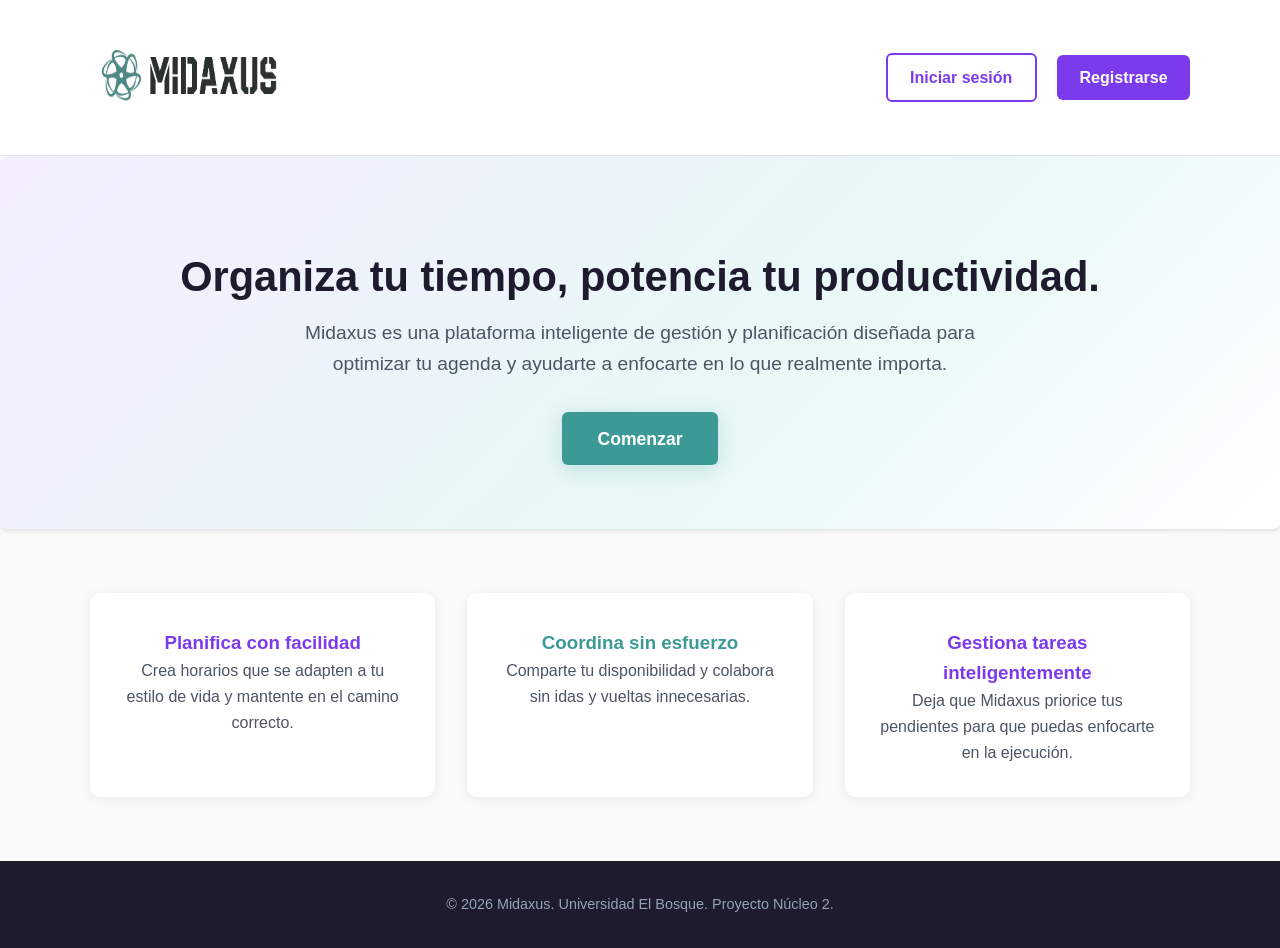
<file: src/main/resources/static/index.html>
<!DOCTYPE html>
<html lang="es">
<head>
    <meta charset="UTF-8">
    <meta name="viewport" content="width=device-width, initial-scale=1.0">
    <title>Midaxus &mdash; Gestión Inteligente de Horarios</title>
    <link rel="stylesheet" href="css/styles.css">
    <link rel="stylesheet" href="css/landing.css">
</head>
<body>
    <header class="site-header">
        <div class="container">
            <a href="index.html" class="logo-text">
                <img src="img/midaxus -imgfont.png" alt="Logo Midaxus" class="font" height="80px" width="200px">
            </a>
            <nav class="main-nav">
                <a href="login.html" class="btn btn-outline">Iniciar sesión</a>
                <a href="register.html" class="btn btn-primary">Registrarse</a>
            </nav>
        </div>
    </header>

    <section class="hero">
        <div class="container">
            <h1>Organiza tu tiempo, potencia tu productividad.</h1>
            <p>Midaxus es una plataforma inteligente de gestión y planificación diseñada
               para optimizar tu agenda y ayudarte a enfocarte en lo que realmente importa.</p>
            <a href="login.html" class="btn btn-cta">Comenzar</a>
        </div>
    </section>

    <section class="features container">
        <div class="feature">
            <h3>Planifica con facilidad</h3>
            <p>Crea horarios que se adapten a tu estilo de vida y mantente en el camino correcto.</p>
        </div>
        <div class="feature">
            <h3>Coordina sin esfuerzo</h3>
            <p>Comparte tu disponibilidad y colabora sin idas y vueltas innecesarias.</p>
        </div>
        <div class="feature">
            <h3>Gestiona tareas inteligentemente</h3>
            <p>Deja que Midaxus priorice tus pendientes para que puedas enfocarte en la ejecución.</p>
        </div>
    </section>

    <footer class="site-footer">
        <div class="container">
            <p>&copy; 2026 Midaxus. Universidad El Bosque. Proyecto Núcleo 2.</p>
            <nav class="footer-nav">
               
            </nav>
        </div>
    </footer>

    <script src="js/script.js"></script>
</body>
</html>
</file>
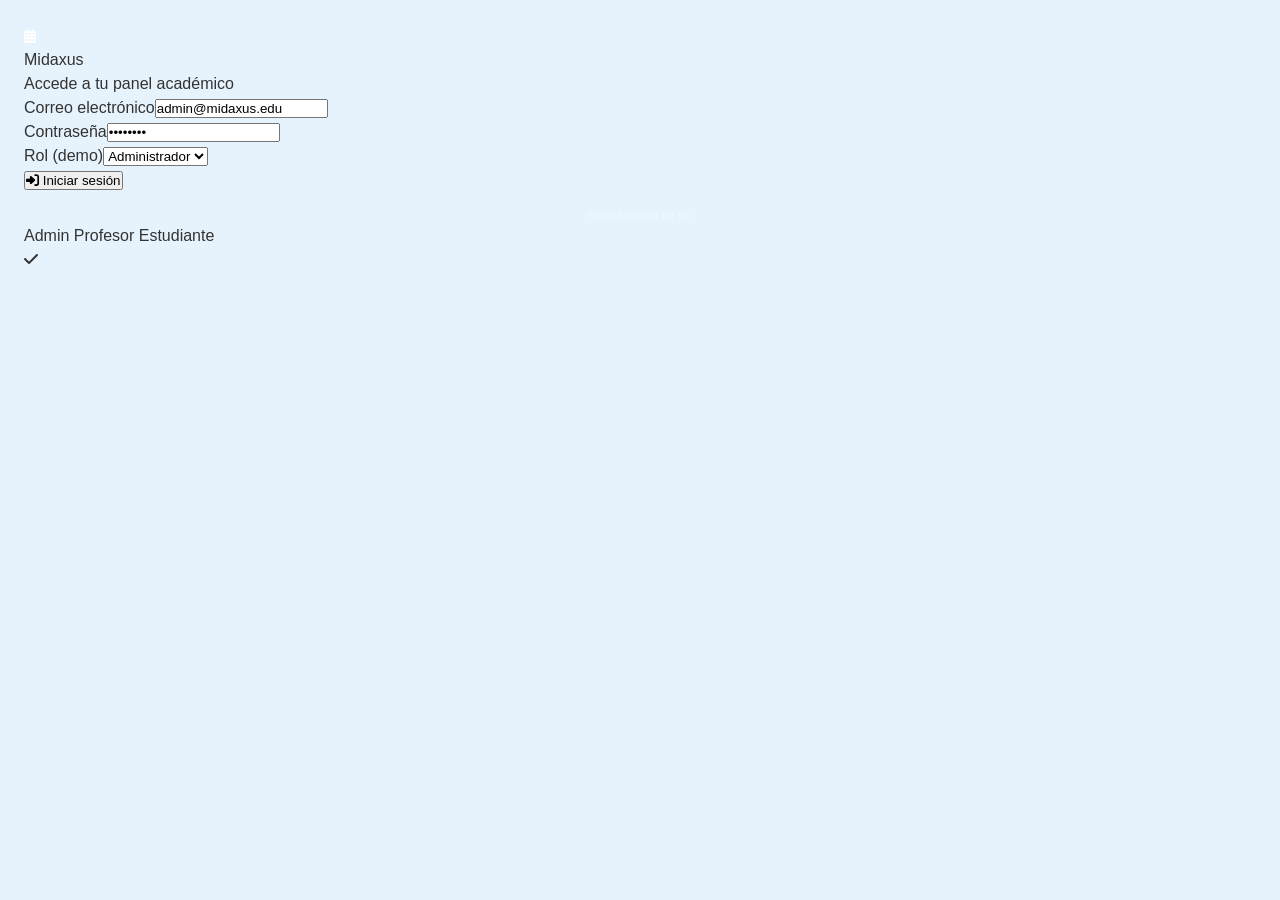
<file: src/main/resources/dashboard.html>
<!DOCTYPE html>
<html lang="es">
<head>
  <meta charset="UTF-8">
  <meta name="viewport" content="width=device-width, initial-scale=1.0">
  <title>Midaxus — Smart Scheduling</title>
  <link rel="preconnect" href="https://fonts.googleapis.com">
  <link rel="stylesheet" href="https://fonts.googleapis.com/css2?family=DM+Sans:wght@300;400;500;600;700&family=Space+Grotesk:wght@400;500;600;700&display=swap">
  <link rel="stylesheet" href="https://cdnjs.cloudflare.com/ajax/libs/font-awesome/6.4.0/css/all.min.css">
  <link rel="stylesheet" href="css/dashboard.css">
  <script src="js/dashboard.js"></script>
<body>

<!-- LOGIN -->
<div id="login-screen">
  <div class="login-box">
    <div class="login-logo">
      <div class="dot"><i class="fas fa-calendar-alt" style="color:#fff;font-size:.85rem"></i></div>
      <span>Midaxus</span>
    </div>
    <div class="login-title">Accede a tu panel académico</div>
    <div class="login-field"><label>Correo electrónico</label><input type="email" placeholder="usuario@universidad.edu" value="admin@midaxus.edu"></div>
    <div class="login-field"><label>Contraseña</label><input type="password" placeholder="••••••••" value="••••••••"></div>
    <div class="login-field"><label>Rol (demo)</label><select id="login-role"><option value="admin">Administrador</option><option value="profesor">Profesor</option><option value="estudiante">Estudiante</option></select></div>
    <button class="btn-login" onclick="doLogin()"><i class="fas fa-sign-in-alt"></i> Iniciar sesión</button>
    <div style="text-align:center;margin-top:.9rem;font-size:.73rem;color:rgba(255,255,255,.4)">Prueba rápida de rol:</div>
    <div class="role-badges">
      <span class="role-badge" onclick="quickLogin('admin',this)">Admin</span>
      <span class="role-badge" onclick="quickLogin('profesor',this)">Profesor</span>
      <span class="role-badge" onclick="quickLogin('estudiante',this)">Estudiante</span>
    </div>
  </div>
</div>

<!-- NAVBAR -->
<nav class="navbar" id="main-navbar" style="display:none">
  <div style="display:flex;align-items:center;gap:.7rem">
    <button class="hamburger" id="hamburger" onclick="toggleSidebar()"><span></span><span></span><span></span></button>
    <div class="nav-logo"><div class="dot"><i class="fas fa-calendar-alt" style="color:#fff;font-size:.78rem"></i></div>Midaxus</div>
  </div>
  <div class="nav-center"><i class="fas fa-calendar" style="color:var(--muted);font-size:.76rem"></i>&nbsp;Primavera 2026</div>
  <div class="nav-right">
    <span class="role-pill" id="role-pill">Admin</span>
    <div class="nav-avatar" id="nav-avatar">AD</div>
    <button class="btn-logout" onclick="doLogout()"><i class="fas fa-sign-out-alt"></i> <span>Salir</span></button>
  </div>
</nav>

<div class="sidebar-overlay" id="sidebar-overlay" onclick="toggleSidebar()"></div>

<!-- APP -->
<div class="app" id="main-app" style="display:none">
  <aside class="sidebar" id="main-sidebar">
    <div class="sidebar-label">Principal</div>
    <div class="sidebar-item active" data-screen="dashboard" onclick="nav(this)"><i class="fas fa-tachometer-alt"></i> Dashboard</div>
    <div class="sidebar-item" id="nav-schedule" data-screen="schedule" onclick="nav(this)"><i class="fas fa-calendar-check"></i> Horarios</div>
  </aside>

  <main class="content">
    <div class="page-header"><h1 id="dash-title">Dashboard</h1><div class="page-sub" id="dash-sub">Resumen · Primavera 2026</div></div>
    <div id="admin-kpis">
      <div class="kpi-grid">
        <div class="kpi-card"><div class="kpi-label">Materias activas</div><div class="kpi-val">42</div></div>
        <div class="kpi-card green"><div class="kpi-label">Clases programadas</div><div class="kpi-val">128</div></div>
        <div class="kpi-card dark"><div class="kpi-label">Docentes</div><div class="kpi-val">65</div></div>
        <div class="kpi-card orange"><div class="kpi-label">Aulas</div><div class="kpi-val">28</div></div>
      </div>
      <div class="alert alert-warn"><i class="fas fa-exclamation-triangle"></i><div style="flex:1"><strong>3 materias requieren atención</strong> — Conflictos detectados</div><button class="btn btn-ghost btn-sm" onclick="nav(document.querySelector('[data-screen=courses]'))">Revisar</button></div>
    </div>
    <div id="prof-kpis" class="hidden">
      <div class="kpi-grid" style="grid-template-columns:repeat(3,1fr)">
        <div class="kpi-card"><div class="kpi-label">Mis materias</div><div class="kpi-val">4</div></div>
        <div class="kpi-card green"><div class="kpi-label">Clases esta semana</div><div class="kpi-val">8</div></div>
        <div class="kpi-card dark"><div class="kpi-label">Estudiantes</div><div class="kpi-val">163</div></div>
      </div>
      <div class="alert alert-info"><i class="fas fa-info-circle"></i><div>Tienes <strong>2 clases</strong> mañana.</div></div>
    </div>
    <div id="stu-kpis" class="hidden">
      <div class="kpi-grid" style="grid-template-columns:repeat(3,1fr)">
        <div class="kpi-card"><div class="kpi-label">Materias inscritas</div><div class="kpi-val">5</div></div>
        <div class="kpi-card green"><div class="kpi-label">Clases esta semana</div><div class="kpi-val">12</div></div>
        <div class="kpi-card dark"><div class="kpi-label">Créditos</div><div class="kpi-val">17</div></div>
      </div>
    </div>
    <div class="two-col" style="margin-top:1rem">
      <div class="card-surface">
        <h3 style="margin-bottom:.95rem;font-family:'Space Grotesk',sans-serif;font-size:.93rem">Próximos eventos</h3>
        <div class="events-list">
          <div class="event-row"><div class="event-dot"></div><div><div class="event-date">20 Mar 2026</div><div class="event-name">Publicación de horarios</div></div></div>
          <div class="event-row"><div class="event-dot" style="background:var(--teal)"></div><div><div class="event-date">10 Abr 2026</div><div class="event-name">Fin período adición/retiro</div></div></div>
          <div class="event-row"><div class="event-dot" style="background:var(--warn)"></div><div><div class="event-date">15 May – 5 Jun 2026</div><div class="event-name">Exámenes finales</div></div></div>
        </div>
      </div>
      <div class="card-surface">
        <h3 style="margin-bottom:.95rem;font-family:'Space Grotesk',sans-serif;font-size:.93rem">Acciones rápidas</h3>
        <div id="admin-quick" style="display:flex;flex-direction:column;gap:.65rem">
          <button class="btn btn-primary" onclick="nav(document.querySelector('[data-screen=schedule]'))"><i class="fas fa-calendar-check"></i> Ir al horario</button>
          <button class="btn btn-ghost" onclick="nav(document.querySelector('[data-screen=publish]'))"><i class="fas fa-paper-plane"></i> Publicar</button>
        </div>
        <div id="prof-quick" class="hidden" style="display:flex;flex-direction:column;gap:.65rem">
          <button class="btn btn-primary" onclick="nav(document.querySelector('[data-screen=my-schedule]'))"><i class="fas fa-calendar-day"></i> Ver mi horario</button>
        </div>
        <div id="stu-quick" class="hidden" style="display:flex;flex-direction:column;gap:.65rem">
          <button class="btn btn-primary" onclick="nav(document.querySelector('[data-screen=my-schedule]'))"><i class="fas fa-calendar-day"></i> Ver mi horario</button>
          <button class="btn btn-ghost" onclick="nav(document.querySelector('[data-screen=courses]'))"><i class="fas fa-book-open"></i> Ver materias</button>
        </div>
      </div>
    </div>
</div>

<!-- SCHEDULE -->
<div class="screen" id="screen-schedule">
  <div class="page-header"><h1>Gestión de Horarios</h1><div class="page-sub">Arrastra materias · Toca el aula para asignarla · Primavera 2026</div></div>
  <div id="schedule-no-access" class="access-denied hidden"><i class="fas fa-lock"></i><h2>Acceso restringido</h2><p>Solo administradores pueden gestionar horarios.</p></div>
  <div id="schedule-editor">
    <div class="btn-group">
      <button class="btn btn-primary" onclick="validateSchedule()"><i class="fas fa-check-double"></i> Validar</button>
      <button class="btn btn-ghost"><i class="fas fa-download"></i> Exportar</button>
      <button class="btn btn-ghost" onclick="clearSchedule()"><i class="fas fa-trash-alt"></i> Limpiar</button>
    </div>
    <div class="schedule-layout">
      <div>
        <div class="course-palette">
          <div class="palette-title"><i class="fas fa-grip-vertical"></i> Materias disponibles</div>
          <div class="palette-list" id="palette"></div>
        </div>
        <div style="margin-top:.55rem;font-size:.7rem;color:var(--muted);padding:.38rem;line-height:1.65">
          <i class="fas fa-info-circle"></i> Arrastra al horario. Toca <strong>🚪 aula</strong> para asignarla. <strong>×</strong> devuelve al panel.
        </div>
      </div>
      <div>
        <div class="week-wrapper">
          <div class="week-inner">
            <div class="week-header-row">
              <div class="wh"></div>
              <div class="wh">Lun</div><div class="wh">Mar</div><div class="wh today">Mié</div><div class="wh">Jue</div><div class="wh">Vie</div><div class="wh">Sáb</div>
            </div>
            <div class="week-body" id="week-body"></div>
          </div>
        </div>
        <div class="inspector" id="inspector"><i class="fas fa-info-circle"></i><span id="inspector-text">Selecciona o arrastra una materia para ver detalles.</span></div>
      </div>
    </div>
  </div>
</div>

<!-- MY SCHEDULE -->
<div class="screen" id="screen-my-schedule">
</div>

<!-- ROOM MODAL -->
<div class="room-modal-overlay" id="room-modal" style="display:none" onclick="closeRoomModal(event)">
  <div class="room-modal" onclick="event.stopPropagation()">
    <h3><i class="fas fa-door-open" style="color:var(--accent);margin-right:.5rem"></i>Asignar aula</h3>
    <div style="font-size:.78rem;color:var(--muted);margin-bottom:.82rem" id="room-modal-context"></div>
    <div class="room-grid" id="room-grid"></div>
    <div style="font-size:.74rem;color:var(--muted);margin-bottom:.38rem">O ingresa una aula personalizada:</div>
    <div class="room-custom">
      <input type="text" id="room-custom-input" placeholder="Ej: Lab-5, Auditorio A…">
      <button class="btn btn-primary btn-sm" onclick="assignCustomRoom()">Asignar</button>
    </div>
    <div style="display:flex;justify-content:flex-end;margin-top:.9rem">
      <button class="btn btn-ghost btn-sm" onclick="closeRoomModal()">Cancelar</button>
    </div>
  </div>
</div>

<!-- TOAST -->
<div class="toast" id="toast"><i class="fas fa-check"></i><span id="toast-msg"></span></div>

<script>
</file>
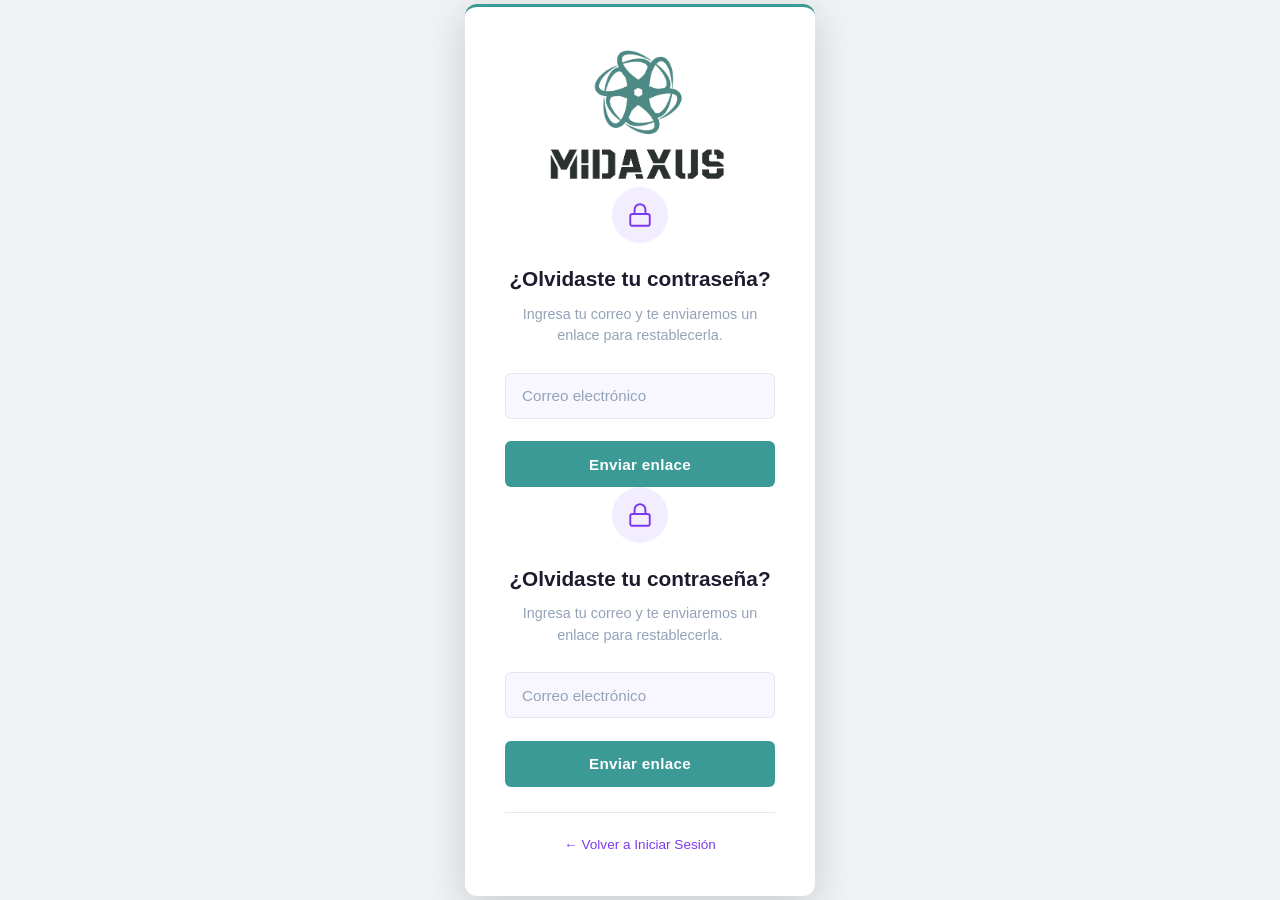
<file: src/main/resources/static/forgotpassword.html>
<!DOCTYPE html>
<html lang="es">
<head>
    <meta charset="UTF-8">
    <meta name="viewport" content="width=device-width, initial-scale=1.0">
    <title>Recuperar Contraseña - Midaxus</title>
    <link rel="stylesheet" href="css/styles.css">
    <link rel="stylesheet" href="css/forgot-password.css">
</head>

<body>
<div class="forgot-container">
    <div class="forgot-box">

        <a href="index.html" class="logo-text">

            <img src="img/midaxus_icon.png" alt="Logo Midaxus" class="logo">
            <img src="img/midaxus-font.png" alt="Midaxus" class="font" height="50px" width="200px">
        </a>
            <!-- Step 1: Ingresar correo -->
        <div id="step-email" class="step active">
            <div class="step-icon">
                <svg xmlns="http://www.w3.org/2000/svg" viewBox="0 0 24 24" fill="none" stroke="currentColor" stroke-width="1.8" stroke-linecap="round" stroke-linejoin="round">
                    <rect x="3" y="11" width="18" height="11" rx="2" ry="2"></rect>
                    <path d="M7 11V7a5 5 0 0 1 10 0v4"></path>
                </svg>
            </div>
            <h2>¿Olvidaste tu contraseña?</h2>
            <p class="step-desc">Ingresa tu correo y te enviaremos un enlace para restablecerla.</p>

            <form id="emailForm">
                <div class="form-group">
                    <input type="email" id="email" name="email" placeholder="Correo electrónico" required autocomplete="email">
                </div>
                <button type="submit" class="btn-action">Enviar enlace</button>
            </form>
        </div>

<a href="landing.html" class="logo-text">

</a>

<!-- Step 1: Ingresar correo -->
<div id="step-email" class="step active">
    <div class="step-icon">
        <svg xmlns="http://www.w3.org/2000/svg" viewBox="0 0 24 24"
             fill="none" stroke="currentColor" stroke-width="1.8"
             stroke-linecap="round" stroke-linejoin="round">
            <rect x="3" y="11" width="18" height="11" rx="2" ry="2"></rect>
            <path d="M7 11V7a5 5 0 0 1 10 0v4"></path>
        </svg>
    </div>
    <h2>¿Olvidaste tu contraseña?</h2>
    <p class="step-desc">Ingresa tu correo y te enviaremos un enlace para restablecerla.</p>

    <form id="emailForm">
        <div class="form-group">
            <input type="email"
                   id="email"
                   name="email"
                   placeholder="Correo electrónico"
                   required
                   autocomplete="email">
        </div>

        <button type="submit" class="btn-action">Enviar enlace</button>
    </form>
</div>

<!-- Step 2: Confirmación enviada -->
<div id="step-sent" class="step">
    <div class="step-icon success">
        <svg xmlns="http://www.w3.org/2000/svg" viewBox="0 0 24 24"
             fill="none" stroke="currentColor" stroke-width="1.8"
             stroke-linecap="round" stroke-linejoin="round">
            <path d="M22 16.92v3a2 2 0 0 1-2.18 2
                     19.79 19.79 0 0 1-8.63-3.07A19.5 19.5
                     0 0 1 4.69 12 19.79 19.79 0 0 1 1.63
                     3.4 2 2 0 0 1 3.6 1.22h3a2 2 0 0 1 2
                     1.72c.127.96.361 1.903.7 2.81a2 2 0 0
                     1-.45 2.11L7.91 8.85a16 16 0 0 0 6
                     6l.95-.95a2 2 0 0 1 2.11-.45c.907.339
                     1.85.573 2.81.7A2 2 0 0 1 22 16.92z"></path>
            <polyline points="16 2 20 6 12 14"></polyline>
        </svg>
    </div>

    <h2>Revisa tu correo</h2>
    <p class="step-desc">
        Enviamos un enlace de recuperación a
        <strong id="sentEmail"></strong>. Puede tardar unos minutos.
    </p>

    <p class="step-hint">
        ¿No llegó? Revisa tu carpeta de spam o
        <button type="button" class="btn-link" id="resendBtn">reenvía el correo</button>.
    </p>
</div>

<div class="forgot-footer">
    <a href="login.html">← Volver a Iniciar Sesión</a>
</div>

<script>
    const emailForm = document.getElementById('emailForm');
    const stepEmail = document.getElementById('step-email');
    const stepSent = document.getElementById('step-sent');
    const sentEmail = document.getElementById('sentEmail');
    const resendBtn = document.getElementById('resendBtn');

    // Notificaciones simples
    function notify(msg, type = "info") {
        alert(msg); // puedes reemplazarlo luego con tu sistema de notificaciones
    }

    emailForm.addEventListener('submit', async function (e) {
        e.preventDefault();

        const email = document.getElementById('email').value.trim();

        if (!email) {
            notify("Ingresa un correo válido", "error");
            return;
        }

        try {
            const response = await fetch("/auth/forgot-password", {
                method: "POST",
                headers: { "Content-Type": "application/json" },
                body: JSON.stringify({ email: email })
            });

            const data = await response.json();

            if (!data.success) {
                notify(data.message, "error");
                return;
            }

            // Mover a la vista de confirmación
            sentEmail.textContent = email;
            stepEmail.classList.remove("active");
            stepSent.classList.add("active");

        } catch (err) {
            console.error(err);
            notify("Error en el servidor", "error");
        }
    });

    resendBtn.addEventListener("click", () => {
        stepSent.classList.remove('active');
        stepEmail.classList.add('active');
    });
</script>

</body>
</html>
</file>
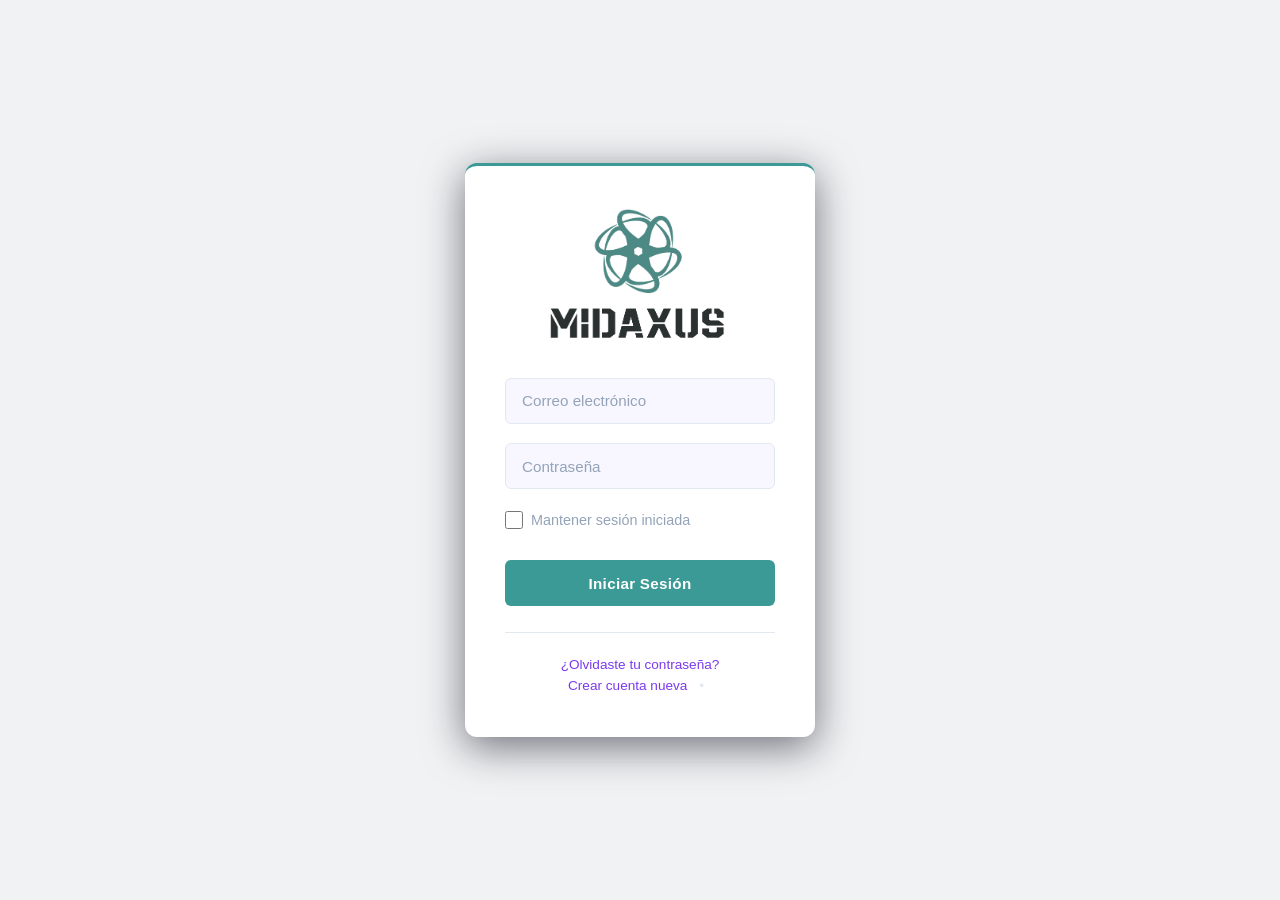
<file: src/main/resources/static/login.html>
<!DOCTYPE html>
<html lang="es">
<head>
    <meta charset="UTF-8">
    <meta name="viewport" content="width=device-width, initial-scale=1.0">
    <title>Iniciar Sesión - Midaxus</title>
    <link rel="stylesheet" href="css/styles.css">
    <link rel="stylesheet" href="css/login.css">
</head>
<body>
    <div class="login-container">
        <div class="login-box">
            <div class="login-header">
                <img src="img/midaxus_icon.png" alt="Logo Midaxus" class="logo">
                <img src="img/midaxus-font.png" alt="Logo Midaxus" class="font" height="50px" width="200px">
            </div>
            
            <form id="loginForm">
                <div class="form-group">
                    <input type="email" id="email" name="email" placeholder="Correo electrónico" required>
                </div>

                <div class="form-group">
                    <input type="password" id="password" name="password" placeholder="Contraseña" required>
                </div>

                <div class="form-group checkbox">
                    <label for="remember">
                        <input type="checkbox" id="remember" name="remember">
                        <span>Mantener sesión iniciada</span>
                    </label>
                </div>

                <button type="submit" class="btn-login">Iniciar Sesión</button>
            </form>

            <div class="login-footer">
                <a href="forgotpassword.html">¿Olvidaste tu contraseña?</a>
                </br>
                <a href="register.html">  Crear cuenta nueva</a>
                <span class="separator">•</span>
            </div>
        </div>
    </div>

    <script src="js/login.js"></script>
</body>
</html>
</file>
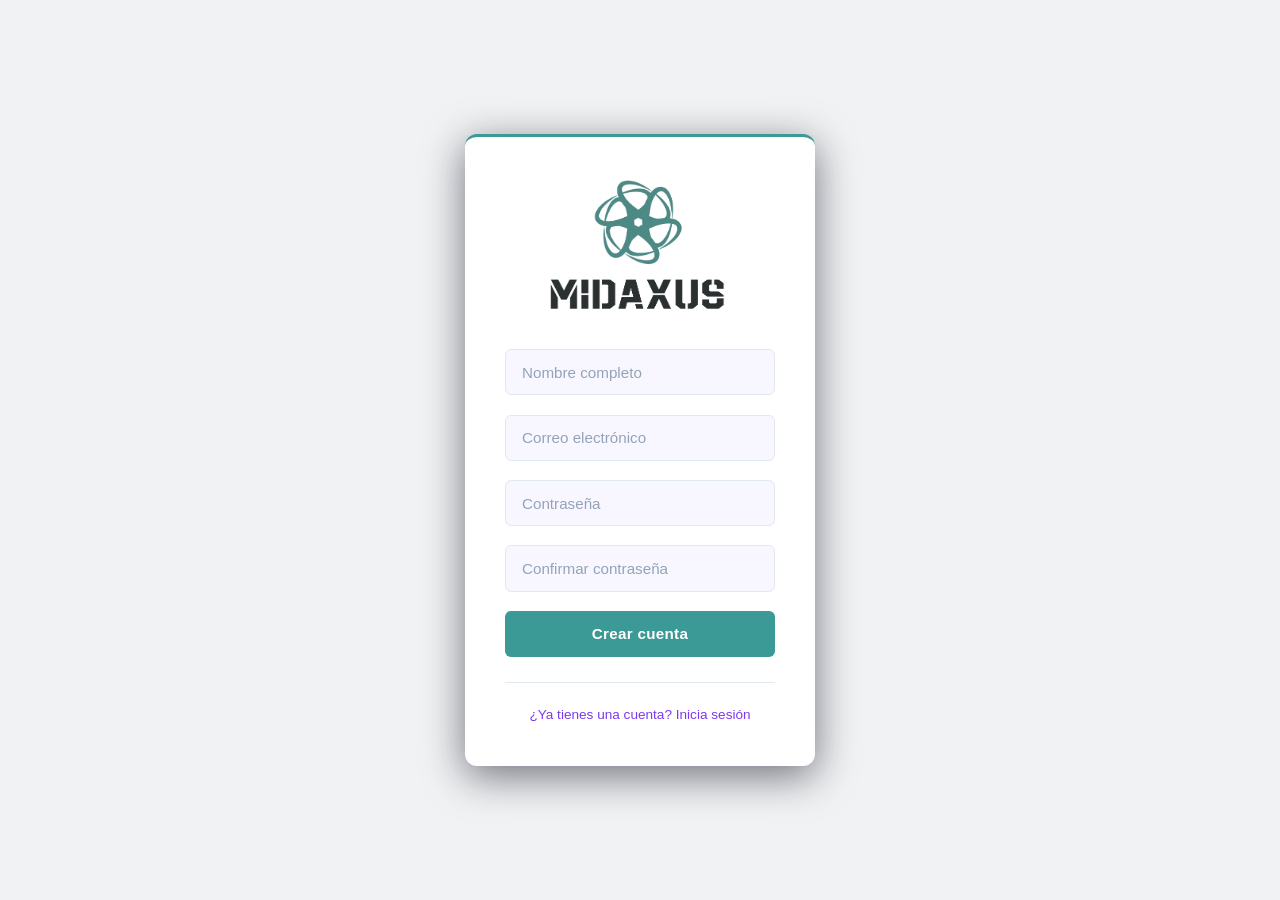
<file: src/main/resources/static/register.html>
<!DOCTYPE html>
<html lang="es">
<head>
    <meta charset="UTF-8">
    <meta name="viewport" content="width=device-width, initial-scale=1.0">
    <title>Registro - Midaxus</title>
    <link rel="stylesheet" href="css/styles.css">
    <link rel="stylesheet" href="css/login.css">
</head>
<body>
    <div class="login-container">
        <div class="login-box">
            <div class="login-header">
                <img src="img/midaxus_icon.png" alt="Logo Midaxus" class="logo">
                <img src="img/midaxus-font.png" alt="Logo Midaxus" class="font" height="50px" width="200px">
            </div>
            
            <form id="registerForm">
                <div class="form-group">
                    <input type="text" id="name" name="name" placeholder="Nombre completo" required>
                </div>

                <div class="form-group">
                    <input type="email" id="email" name="email" placeholder="Correo electrónico" required>
                </div>

                <div class="form-group">
                    <input type="password" id="password" name="password" placeholder="Contraseña" required>
                </div>

                <div class="form-group">
                    <input type="password" id="confirmPassword" name="confirmPassword" placeholder="Confirmar contraseña" required>
                </div>

                <button type="submit" class="btn-login">Crear cuenta</button>
            </form>

            <div class="login-footer">
                <a href="login.html">¿Ya tienes una cuenta? Inicia sesión</a>
            </div>
        </div>
    </div>

    <script src="js/register.js"></script>
</body>
</html>
</file>
<file: src/main/resources/static/css/styles.css>
/* Global Styles */
* {
    margin: 0;
    padding: 0;
    box-sizing: border-box;
}

body {
    font-family: Arial, sans-serif;
    line-height: 1.6;
    color: #333;
    background-color: #f4f4f4;
}

/* Header */
header {
    background-color: #333;
    color: white;
    padding: 1rem;
    text-align: center;
}

header h1 {
    margin: 0;
}

/* Main Content */
main {
    max-width: 1200px;
    margin: 2rem auto;
    padding: 0 1rem;
}

.hero {
    background-color: white;
    padding: 2rem;
    border-radius: 8px;
    box-shadow: 0 2px 4px rgba(0, 0, 0, 0.1);
}

.hero h2 {
    color: #333;
    margin-bottom: 1rem;
}

/* Footer */
footer {
    background-color: #333;
    color: white;
    text-align: center;
    padding: 1rem;
    margin-top: 2rem;
}

/* Responsive Design */
@media (max-width: 768px) {
    main {
        margin: 1rem auto;
    }

    .hero {
        padding: 1rem;
    }
}
</file>
<file: src/main/resources/static/css/landing.css>
/* Landing page styles */
/* Midaxus palette: teal #3b9a95, purple #7C3AED, dark #1E1B2E */

body {
    color: #1E1B2E;
    font-family: Arial, sans-serif;
    background-color: #fafafa;
}

.container {
    width: 90%;
    max-width: 1100px;
    margin: 0 auto;
}

/* ── Header ── */
.site-header {
    background: white;
    border-bottom: 1px solid #e0e3e8;
    position: sticky;
    top: 0;
    z-index: 100;
}

.site-header .container {
    display: flex;
    justify-content: space-between;
    align-items: center;
    padding: 1rem 0;
}

.logo-text {
    font-size: 1.5rem;
    font-weight: 700;
    color: #1E1B2E;
    text-decoration: none;
}

.main-nav a {
    margin-left: 1rem;
}

/* ── Buttons ── */
.btn {
    display: inline-block;
    padding: 0.6rem 1.4rem;
    border-radius: 6px;
    font-weight: 600;
    text-decoration: none;
    transition: background 0.3s, color 0.3s, box-shadow 0.3s;
}

.btn-primary {
    background-color: #7C3AED;
    color: white;
}

.btn-primary:hover {
    background-color: #6D28D9;
    box-shadow: 0 4px 14px rgba(124, 58, 237, 0.30);
    opacity: 1;
}

.btn-outline {
    background: none;
    border: 2px solid #7C3AED;
    color: #7C3AED;
}

.btn-outline:hover {
    background-color: rgba(124, 58, 237, 0.06);
    opacity: 1;
}

.btn-cta {
    background-color: #3b9a95;
    color: white;
    font-size: 1.1rem;
    padding: 0.8rem 2.2rem;
    box-shadow: 0 4px 20px rgba(59, 154, 149, 0.25);
}

.btn-cta:hover {
    background-color: #2d7a76;
    box-shadow: 0 6px 24px rgba(59, 154, 149, 0.35);
    opacity: 1;
}

/* ── Hero ── */
.hero {
    padding: 6rem 0 4rem;
    background: linear-gradient(135deg, #f3eeff 0%, #e8f8f7 60%, #ffffff 100%);
    text-align: center;
}

.hero h1 {
    font-size: 2.6rem;
    margin-bottom: 1rem;
    line-height: 1.2;
    color: #1E1B2E;
}

.hero h1 span {
    color: #7C3AED;
}

.hero p {
    font-size: 1.2rem;
    margin-bottom: 2rem;
    max-width: 700px;
    margin-left: auto;
    margin-right: auto;
    color: #4b5563;
}

/* ── Features ── */
.features {
    display: flex;
    justify-content: space-between;
    margin: 4rem auto;
    gap: 2rem;
}

.feature {
    flex: 1;
    background: white;
    padding: 2rem;
    border-radius: 10px;
    box-shadow: 0 2px 12px rgba(30, 27, 46, 0.07);
    text-align: center;
    border-top: 3px solid transparent;
    transition: border-color 0.3s, box-shadow 0.3s, transform 0.3s;
}

.feature:hover {
    border-color: #7C3AED;
    box-shadow: 0 6px 24px rgba(124, 58, 237, 0.10);
    transform: translateY(-3px);
}

.feature:nth-child(odd) h3 {
    color: #7C3AED;
}

.feature:nth-child(even) h3 {
    color: #3b9a95;
}

.feature p {
    color: #4b5563;
}

/* ── Footer ── */
.site-footer {
    background: #1E1B2E;
    border-top: none;
    padding: 2rem 0;
    text-align: center;
    font-size: 0.9rem;
    color: #94A3B8;
}

.site-footer .footer-nav a {
    margin: 0 0.5rem;
    color: #A78BFA;
    text-decoration: none;
    transition: color 0.2s;
}

.site-footer .footer-nav a:hover {
    color: #7C3AED;
    text-decoration: underline;
}

/* ── Responsive ── */
@media (max-width: 768px) {
    .features {
        flex-direction: column;
    }

    .hero h1 {
        font-size: 2rem;
    }

    .hero p {
        font-size: 1rem;
    }
}
</file>
<file: src/main/resources/css/dashboard.css>
/* ===== Midaxus Dashboard Styles ===== */

* {
  margin: 0;
  padding: 0;
  box-sizing: border-box;
}

body {
  font-family: Arial, sans-serif;
  background-color: #e6f3fc;
  color: #333;
  line-height: 1.5;
  padding: 1.5rem;
}

.app-container {
  max-width: 1440px;
  margin: 0 auto;
  background-color: white;
  border-radius: 12px;
  box-shadow: 0 10px 8px rgba(0, 0, 0, 0.08);
  overflow: hidden;
  display: flex;
  flex-direction: column;
}

.navbar-top {
  display: flex;
  align-items: center;
  justify-content: space-between;
  padding: 1.2rem 2rem;
  border-bottom: 1px solid #e0e3e8;
  background-color: white;
}

.logo-area {
  font-weight: 600;
  font-size: 1.3rem;
  color: #1a3a52;
  display: flex;
  align-items: center;
  gap: 0.8rem;
}

.logo-area img {
  height: 40px;
  width: auto;
}

.logo-area i {
  color: #3b9a95;
  font-size: 1.5rem;
}

.period-selector {
  background: #f0f4f9;
  padding: 0.5rem 1rem;
  border-radius: 6px;
  font-size: 0.9rem;
  font-weight: 500;
  color: #1a3a52;
  display: flex;
  align-items: center;
  gap: 0.5rem;
  border: 1px solid #d4e3f0;
}

.period-selector i {
  color: #7e9eb5;
  font-size: 0.8rem;
}

.profile-badge {
  display: flex;
  align-items: center;
  gap: 0.8rem;
}

.avatar {
  background-color: #d9eaf5;
  width: 38px;
  height: 38px;
  border-radius: 50%;
  display: flex;
  align-items: center;
  justify-content: center;
  color: #3b9a95;
  font-weight: 600;
  font-size: 0.9rem;
}

.main-layout {
  display: flex;
  background: white;
}

.sidebar {
  width: 220px;
  background: #f8fafb;
  border-right: 1px solid #e0e3e8;
  padding: 1.5rem 0;
}

.sidebar ul {
  list-style: none;
}

.sidebar li {
  display: flex;
  align-items: center;
  gap: 0.8rem;
  padding: 0.8rem 1.2rem;
  margin-bottom: 0.3rem;
  color: #1a3a52;
  font-weight: 500;
  font-size: 0.9rem;
  transition: all 0.2s;
  cursor: pointer;
  border-left: 3px solid transparent;
}

.sidebar li:hover {
  background-color: #e6f3fc;
  border-left-color: #3b9a95;
}

.sidebar li a {
  text-decoration: none;
  color: inherit;
}

.sidebar li i {
  width: 20px;
  color: #7e9eb5;
  transition: color 0.2s;
}

.sidebar li.active {
  background: #e6f3fc;
  border-left-color: #3b9a95;
  color: #1a3a52;
  font-weight: 600;
}

.sidebar li.active i {
  color: #3b9a95;
}

.content-panel {
  flex: 1;
  padding: 2rem 2.5rem;
  background-color: white;
  min-height: 700px;
}

.screen {
  display: none;
}

#dashboard:target, #schedule:target, #courses:target,
#teachers:target, #publication:target, #settings:target {
  display: block;
}

body:not(:has(:target)) #dashboard {
  display: block;
}

h1, h2, h3 {
  font-weight: 600;
  color: #1a3a52;
}

h1 {
  font-size: 2rem;
  margin-bottom: 0.5rem;
}

h3 {
  font-size: 1.1rem;
  color: #1a3a52;
}

.section-sub {
  color: #666;
  font-size: 0.95rem;
  margin-bottom: 1.5rem;
  border-left: 3px solid #3b9a95;
  padding-left: 1rem;
}

.kpi-grid {
  display: grid;
  grid-template-columns: repeat(4, 1fr);
  gap: 1.5rem;
  margin-bottom: 2.5rem;
}

.kpi-card {
  background: #f0f7fa;
  border-radius: 8px;
  padding: 1.5rem;
  border: 1px solid #d4e3f0;
  box-shadow: 0 2px 4px rgba(0, 0, 0, 0.05);
  transition: transform 0.2s;
}

.kpi-card:hover {
  transform: translateY(-2px);
  box-shadow: 0 4px 8px rgba(0, 0, 0, 0.1);
}

.kpi-card .label {
  color: #666;
  font-weight: 500;
  font-size: 0.85rem;
  text-transform: uppercase;
  letter-spacing: 0.5px;
  margin-bottom: 0.5rem;
}

.kpi-card .value {
  font-size: 2rem;
  font-weight: 700;
  color: #3b9a95;
}

.alert-card {
  background: #fff9e6;
  border-radius: 8px;
  padding: 1.2rem;
  border: 1px solid #f0e9d8;
  border-left: 4px solid #ff9800;
  display: flex;
  align-items: center;
  gap: 1rem;
  margin-bottom: 2rem;
}

.alert-card i {
  font-size: 1.5rem;
  color: #ff9800;
}

.btn-outline {
  background: transparent;
  border: 1px solid #930606;
  padding: 0.6rem 1.5rem;
  border-radius: 6px;
  font-weight: 500;
  color: #930606;
  font-size: 0.9rem;
  cursor: pointer;
  transition: all 0.3s;
}

.btn-outline:hover {
  background: #930606;
  color: white;
}

.btn-primary {
  background: #3b9a95;
  color: white;
  border: none;
  padding: 0.8rem 2rem;
  border-radius: 6px;
  font-weight: 600;
  font-size: 0.95rem;
  box-shadow: 0 2px 6px rgba(59, 154, 149, 0.2);
  display: inline-flex;
  align-items: center;
  gap: 0.5rem;
  cursor: pointer;
  transition: all 0.3s;
}

.btn-primary:hover {
  background: #2d7a73;
  box-shadow: 0 4px 12px rgba(59, 154, 149, 0.3);
}

.btn-primary i {
  font-size: 0.9rem;
}

.btn-secondary {
  background: white;
  border: 1px solid #d4e3f0;
  padding: 0.7rem 1.5rem;
  border-radius: 6px;
  font-weight: 500;
  color: #1a3a52;
  cursor: pointer;
  transition: all 0.3s;
}

.btn-secondary:hover {
  background: #f0f7fa;
  border-color: #3b9a95;
}

.form-section {
  margin-bottom: 1.8rem;
}

.form-label {
  font-weight: 600;
  font-size: 0.9rem;
  color: #1a3a52;
  margin-bottom: 0.5rem;
  display: block;
}

.input-field {
  border: 1px solid #d4e3f0;
  border-radius: 6px;
  padding: 0.8rem 1rem;
  width: 100%;
  max-width: 350px;
  font-family: Arial, sans-serif;
  background: #ffffff;
  font-size: 0.9rem;
}

.input-field:focus {
  outline: none;
  border-color: #3b9a95;
  box-shadow: 0 0 0 3px rgba(59, 154, 149, 0.1);
}

.select-field {
  border: 1px solid #d4e3f0;
  border-radius: 6px;
  padding: 0.8rem 1rem;
  background: white;
  min-width: 220px;
  font-size: 0.9rem;
  cursor: pointer;
}

.select-field:focus {
  outline: none;
  border-color: #3b9a95;
}

.tag-group {
  display: flex;
  flex-wrap: wrap;
  gap: 0.6rem;
  margin-top: 0.5rem;
}

.tag {
  background: #e6f3fc;
  border-radius: 6px;
  padding: 0.5rem 1rem;
  font-size: 0.85rem;
  color: #1a3a52;
  border: 1px solid #d4e3f0;
}

.week-grid {
  border: 1px solid #d4e3f0;
  border-radius: 8px;
  overflow: hidden;
  margin: 1.5rem 0;
  background: #f8fafb;
}

.grid-header {
  display: grid;
  grid-template-columns: 100px repeat(6, 1fr);
  background: #e6f3fc;
  border-bottom: 1px solid #d4e3f0;
  font-weight: 600;
  color: #1a3a52;
  font-size: 0.9rem;
}

.header-cell {
  padding: 1rem 0.5rem;
  text-align: center;
}

.grid-row {
  display: grid;
  grid-template-columns: 100px repeat(6, 1fr);
  border-bottom: 1px solid #e0e3e8;
}

.time-cell {
  background: #f8fafb;
  font-weight: 600;
  color: #1a3a52;
  padding: 1rem 0.5rem;
  text-align: center;
  font-size: 0.8rem;
}

.session-card {
  background: #d9eaf5;
  margin: 6px;
  border-radius: 6px;
  padding: 0.6rem;
  border-left: 4px solid #3b9a95;
  font-size: 0.75rem;
  font-weight: 600;
  box-shadow: 0 1px 3px rgba(0, 0, 0, 0.05);
  cursor: pointer;
  transition: all 0.2s;
}

.session-card:hover {
  background: #c3ddf0;
  box-shadow: 0 2px 6px rgba(0, 0, 0, 0.1);
}

.session-card span {
  display: block;
  font-weight: 400;
  font-size: 0.7rem;
  color: #1a3a52;
  margin-top: 0.2rem;
}

.inspector-panel {
  background: #f0f7fa;
  border-radius: 8px;
  padding: 1.5rem;
  border: 1px solid #d4e3f0;
  margin-top: 1.5rem;
}

.schedule-table {
  width: 100%;
  border-collapse: collapse;
  margin: 1.5rem 0;
}

.schedule-table th {
  text-align: left;
  padding: 1rem 0.5rem;
  font-weight: 600;
  color: #1a3a52;
  border-bottom: 2px solid #3b9a95;
}

.schedule-table td {
  padding: 0.8rem 0.5rem;
  border-bottom: 1px solid #e0e3e8;
}

.badge-urgent {
  background: #fee9e7;
  color: #930606;
  padding: 0.3rem 0.8rem;
  border-radius: 4px;
  font-weight: 600;
  font-size: 0.75rem;
}

.badge-success {
  background: #e8f5e9;
  color: #2d7a73;
  padding: 0.3rem 0.8rem;
  border-radius: 4px;
  font-weight: 600;
  font-size: 0.75rem;
}

.flex-row {
  display: flex;
  gap: 1rem;
  align-items: center;
  flex-wrap: wrap;
  margin-top: 0.5rem;
}

.mt-4 {
  margin-top: 1.5rem;
}

.mb-2 {
  margin-bottom: 1rem;
}

.suggestion-box {
  background: #f0f7fa;
  border-radius: 8px;
  padding: 1.5rem;
  border: 1px solid #d4e3f0;
  margin: 1.5rem 0;
}

.suggestion-box i {
  color: #ff9800;
  font-size: 1.2rem;
  margin-right: 0.5rem;
}

.success-box {
  background: #e8f5e9;
  border-radius: 8px;
  padding: 1.5rem;
  border: 1px solid #c8e6c9;
  margin: 1.5rem 0;
}

.success-box i {
  color: #2d7a73;
  font-size: 1.2rem;
  margin-right: 0.5rem;
}

/* Responsive Design */
@media (max-width: 768px) {
  .kpi-grid {
    grid-template-columns: repeat(2, 1fr);
  }

  .sidebar {
    width: 180px;
  }

  .content-panel {
    padding: 1.5rem;
  }

  .grid-header, .grid-row {
    grid-template-columns: 80px repeat(3, 1fr);
  }
}

@media (max-width: 600px) {
  .navbar-top {
    flex-direction: column;
    gap: 1rem;
    padding: 1rem;
  }

  .main-layout {
    flex-direction: column;
  }

  .sidebar {
    width: 100%;
    padding: 1rem 0;
  }

  .sidebar li {
    padding: 0.6rem 1rem;
  }

  .kpi-grid {
    grid-template-columns: 1fr;
  }

  .content-panel {
    padding: 1rem;
  }

  h1 {
    font-size: 1.5rem;
  }

  .grid-header, .grid-row {
    grid-template-columns: 60px repeat(2, 1fr);
  }
}
</file>
<file: src/main/resources/static/css/forgot-password.css>
/* Forgot Password Page — Midaxus Brand Palette */

.forgot-container {
    display: flex;
    justify-content: center;
    align-items: center;
    min-height: 100vh;
    background-color: #f0f2f3;
}

.forgot-box {
    background-color: #ffffff;
    padding: 2.5rem;
    border-radius: 12px;
    box-shadow: 0 10px 40px rgba(30, 27, 46, 0.18);
    width: 100%;
    max-width: 350px;
    border-top: 3px solid #3b9a95;
}

/* Header */
.forgot-header {
    text-align: center;
    margin-bottom: 2rem;
}

.logo {
    width: 100px;
    height: 90px;
    display: block;
    margin: 0 auto;
}

.font {
    display: block;
    margin: 0 auto;
}

/* Steps */
.step {
    display: none;
    animation: fadeIn 0.35s ease;
}

.step.active {
    display: block;
}

@keyframes fadeIn {
    from { opacity: 0; transform: translateY(8px); }
    to   { opacity: 1; transform: translateY(0); }
}

/* Step icon */
.step-icon {
    width: 56px;
    height: 56px;
    border-radius: 50%;
    background-color: #f3eeff;
    display: flex;
    align-items: center;
    justify-content: center;
    margin: 0 auto 1.2rem;
    color: #7C3AED;
}

.step-icon svg {
    width: 26px;
    height: 26px;
}

.step-icon.success {
    background-color: #e8f8f7;
    color: #3b9a95;
}

/* Typography */
.step h2 {
    text-align: center;
    color: #1E1B2E;
    font-size: 1.3rem;
    font-weight: 700;
    margin: 0 0 0.5rem;
}

.step-desc {
    text-align: center;
    color: #94A3B8;
    font-size: 0.9rem;
    margin-bottom: 1.6rem;
    line-height: 1.5;
}

.step-desc strong {
    color: #1E1B2E;
    font-weight: 600;
}

.step-hint {
    text-align: center;
    color: #94A3B8;
    font-size: 0.85rem;
    margin-top: 1rem;
    line-height: 1.5;
}

/* Form */
.form-group {
    margin-bottom: 1.4rem;
}

.form-group input[type="email"] {
    width: 100%;
    padding: 0.85rem 1rem;
    border: 1px solid #E2E8F0;
    border-radius: 6px;
    font-size: 0.95rem;
    font-family: inherit;
    transition: all 0.3s ease;
    background-color: #F8F7FF;
    color: #1E1B2E;
    box-sizing: border-box;
}

.form-group input[type="email"]::placeholder {
    color: #94A3B8;
}

.form-group input[type="email"]:focus {
    outline: none;
    background-color: #ffffff;
    border-color: #7C3AED;
    box-shadow: 0 0 0 3px rgba(124, 58, 237, 0.08);
}

/* Button */
.btn-action {
    width: 100%;
    padding: 0.9rem 1rem;
    background-color: #3b9a95;
    color: white;
    border: none;
    border-radius: 6px;
    font-size: 0.95rem;
    font-weight: 600;
    cursor: pointer;
    font-family: inherit;
    transition: all 0.3s ease;
    letter-spacing: 0.3px;
}

.btn-action:hover {
    background-color: #2d7a76;
    box-shadow: 0 4px 16px rgba(59, 154, 149, 0.35);
}

.btn-action:active {
    transform: translateY(1px);
}

/* Inline link button */
.btn-link {
    background: none;
    border: none;
    padding: 0;
    font: inherit;
    font-size: 0.85rem;
    color: #7C3AED;
    cursor: pointer;
    font-weight: 500;
    text-decoration: underline;
    transition: color 0.2s;
}

.btn-link:hover {
    color: #6D28D9;
}

/* Footer */
.forgot-footer {
    text-align: center;
    margin-top: 1.6rem;
    padding-top: 1.3rem;
    border-top: 1px solid #E2E8F0;
    font-size: 0.85rem;
}

.forgot-footer a {
    color: #7C3AED;
    text-decoration: none;
    font-weight: 500;
    position: relative;
    transition: color 0.25s ease;
}

.forgot-footer a::after {
    content: "";
    position: absolute;
    width: 0%;
    height: 2px;
    left: 0;
    bottom: -2px;
    background-color: #3b9a95;
    transition: width 0.25s ease;
}

.forgot-footer a:hover {
    color: #3b9a95;
}

.forgot-footer a:hover::after {
    width: 100%;
}

/* Responsive */
@media (max-width: 480px) {
    .forgot-box {
        margin: 1rem;
        padding: 2rem;
    }

    .logo {
        width: 60px;
        height: 55px;
    }
}
</file>
<file: src/main/resources/static/css/login.css>
/* Login Page Styles — Midaxus Brand Palette */

.login-container {
    display: flex;
    justify-content: center;
    align-items: center;
    min-height: 100vh;
    background-color: #f0f2f3;
}

.login-box {
    background-color: #ffffff;
    padding: 2.5rem;
    border-radius: 12px;
    box-shadow: 0 10px 40px rgba(30, 27, 46, 0.60);
    width: 100%;
    max-width: 350px;
    border-top: 3px solid #3b9a95;
}

/* Header with Logo */
.login-header {
    text-align: center;
    margin-bottom: 2rem;
}

.logo {
    width: 100px;
    height: 90px;
    margin-bottom: 0rem;
    display: block;
    margin-left: auto;
    margin-right: auto;
}

.font {
    display: block;
    margin-left: auto;
    margin-right: auto;
}

.login-box h1 {
    color: #1E1B2E;
    font-size: 1.8rem;
    font-weight: 700;
    margin: 0;
    letter-spacing: -0.5px;
}

/* ── Role Dropdown ── */
.form-group select {
    width: 100%;
    padding: 0.85rem 1rem;
    border: 1px solid #E2E8F0;
    border-radius: 6px;
    font-size: 0.95rem;
    font-family: inherit;
    transition: all 0.3s ease;
    background-color: #F8F7FF;
    color: #1E1B2E;
    box-sizing: border-box;
    appearance: none;
    -webkit-appearance: none;
    background-image: url("data:image/svg+xml,%3Csvg xmlns='http://www.w3.org/2000/svg' width='12' height='12' viewBox='0 0 24 24' fill='none' stroke='%2394A3B8' stroke-width='2.5' stroke-linecap='round' stroke-linejoin='round'%3E%3Cpolyline points='6 9 12 15 18 9'%3E%3C/polyline%3E%3C/svg%3E");
    background-repeat: no-repeat;
    background-position: right 1rem center;
    cursor: pointer;
}

.form-group select:focus {
    outline: none;
    background-color: #ffffff;
    border-color: #7C3AED;
    box-shadow: 0 0 0 3px rgba(124, 58, 237, 0.08);
}

.form-group select option[value=""] {
    color: #94A3B8;
}

/* Form Styling */
.form-group {
    margin-bottom: 1.2rem;
}

.form-group input[type="text"],
.form-group input[type="email"],
.form-group input[type="password"] {
    width: 100%;
    padding: 0.85rem 1rem;
    border: 1px solid #E2E8F0;
    border-radius: 6px;
    font-size: 0.95rem;
    font-family: inherit;
    transition: all 0.3s ease;
    background-color: #F8F7FF;
    color: #1E1B2E;
    box-sizing: border-box;
}

.form-group input[type="text"]::placeholder,
.form-group input[type="email"]::placeholder,
.form-group input[type="password"]::placeholder {
    color: #94A3B8;
}

.form-group input[type="text"]:focus,
.form-group input[type="email"]:focus,
.form-group input[type="password"]:focus {
    outline: none;
    background-color: #ffffff;
    border-color: #7C3AED;
    box-shadow: 0 0 0 3px rgba(124, 58, 237, 0.08);
}

/* Checkbox Styling */
.form-group.checkbox {
    margin-bottom: 1.8rem;
}

.form-group.checkbox label {
    display: flex;
    align-items: center;
    cursor: pointer;
    font-size: 0.9rem;
    color: #94A3B8;
}

.form-group.checkbox input[type="checkbox"] {
    width: 18px;
    height: 18px;
    margin-right: 0.5rem;
    cursor: pointer;
    accent-color: #7C3AED;
}

/* Button Styling */
.btn-login {
    width: 100%;
    padding: 0.9rem 1rem;
    background-color: #3b9a95;
    color: white;
    border: none;
    border-radius: 6px;
    font-size: 0.95rem;
    font-weight: 600;
    cursor: pointer;
    transition: all 0.3s ease;
    letter-spacing: 0.3px;
}

.btn-login:hover {
    background-color: #2d7a76;
    box-shadow: 0 4px 16px rgba(59, 154, 149, 0.35);
}

.btn-login:active {
    transform: translateY(1px);
}

/* Footer Links */
.login-footer {
    text-align: center;
    margin-top: 1.6rem;
    padding-top: 1.3rem;
    border-top: 1px solid #E2E8F0;
    font-size: 0.85rem;
    color: #94A3B8;
    align-items: center;
}

.login-footer a {
    color: #7C3AED;
    text-decoration: none;
    font-weight: 500;
    position: relative;
    transition: color 0.25s ease;
}

/* Subrayado animado minimalista */
.login-footer a::after {
    content: "";
    position: absolute;
    width: 0%;
    height: 2px;
    left: 0;
    bottom: -2px;
    background-color: #0EA5E9;
    transition: width 0.25s ease;
}

.login-footer a:hover {
    color: #0EA5E9;
}

.login-footer a:hover::after {
    width: 100%;
}

.separator {
    margin: 0 0.5rem;
    color: #E2E8F0;
}

/* Responsive Design */
@media (max-width: 480px) {
    .login-box {
        margin: 1rem;
        padding: 2rem;
    }

    .login-box h1 {
        font-size: 1.5rem;
    }

    .logo {
        width: 50px;
        height: 50px;
    }
}
</file>
